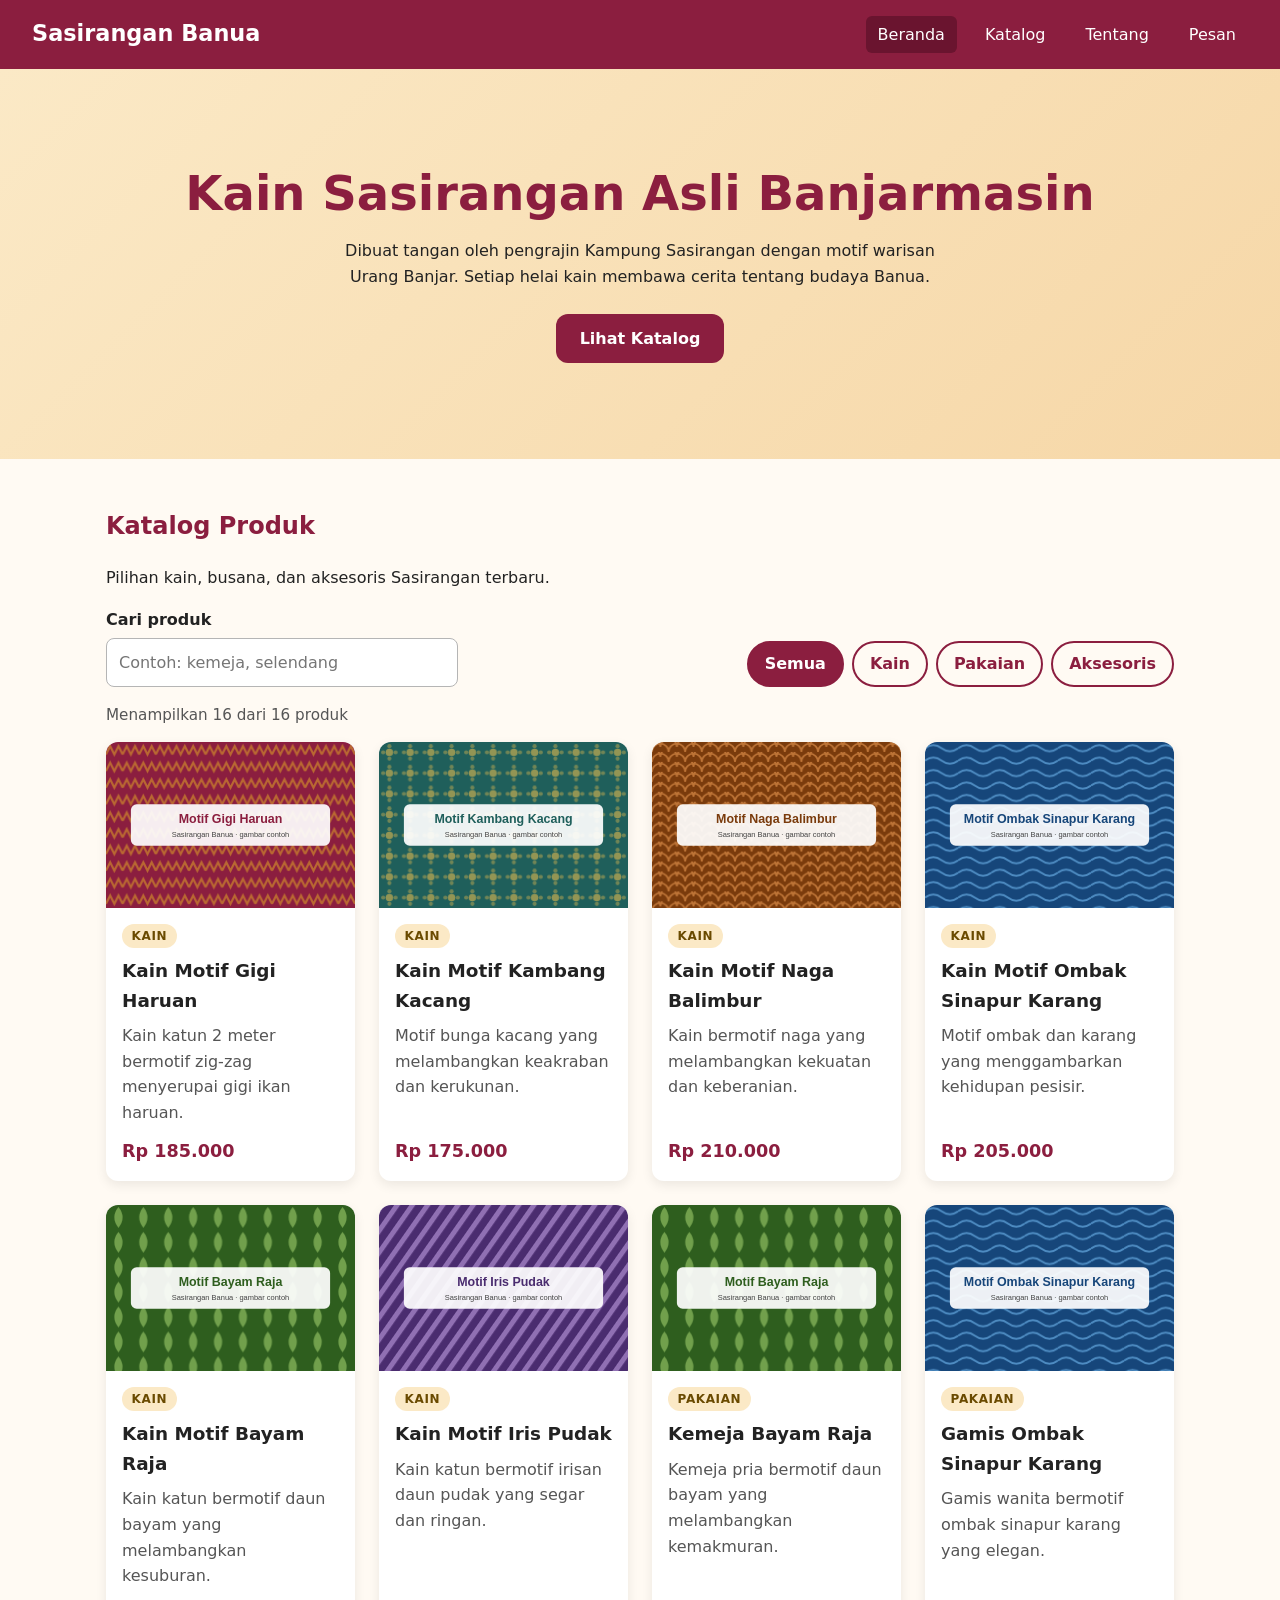
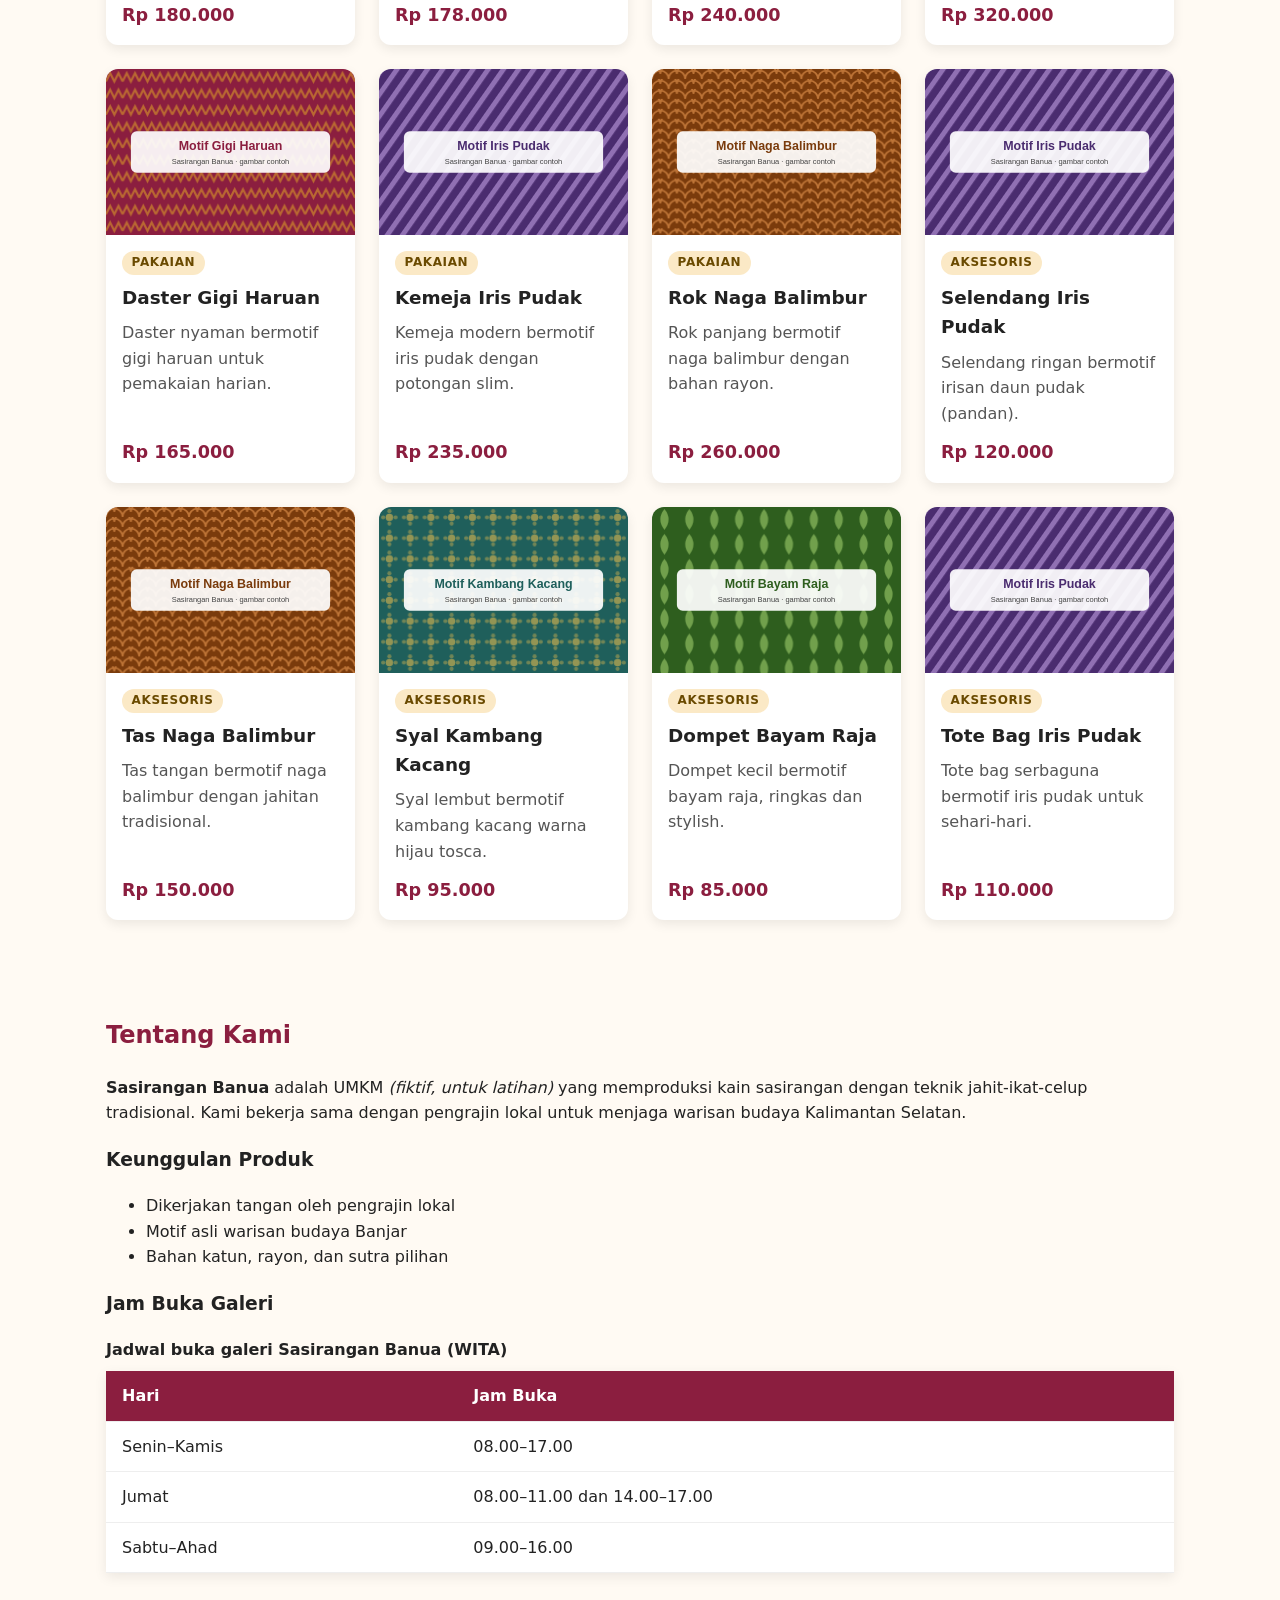
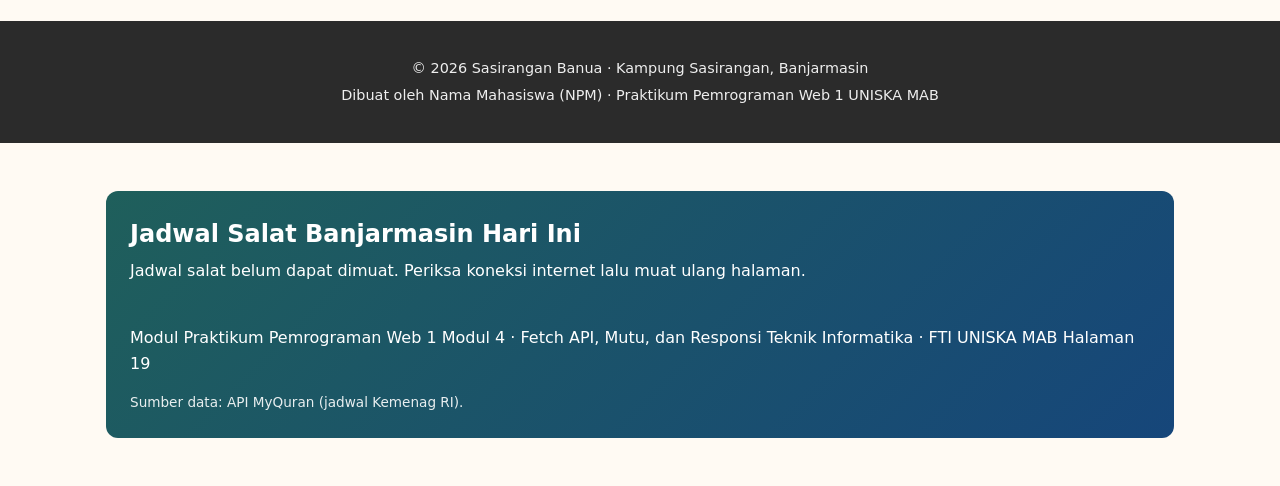
<file: index.html>
<!doctype html>
<html lang="id">

<head>
  <meta charset="UTF-8" />
  <meta name="viewport" content="width=device-width, initial-scale=1.0" />
  <meta name="description" content="Katalog kain dan busana Sasirangan khas Banjarmasin karya
pengrajin lokal." />
  <title>Sasirangan Banua | Kain Khas Banjar</title>
  <link rel="stylesheet" href="css/style.css">
  <script src="js/katalog.js" defer></script>
  <script src="js/jadwal-salat.js" defer></script>
  <link rel="shortcut icon" href="img/favicon.svg" type="image/x-icon">
</head>

<body>
  <!-- ========== HEADER & NAVIGASI ========== -->
  <header class="header-situs">
    <p class="logo"><a href="index.html">Sasirangan Banua</a></p>
    <nav aria-label="Navigasi utama">
      <ul class="menu">
        <li><a href="index.html" aria-current="page">Beranda</a></li>
        <li><a href="#katalog">Katalog</a></li>
        <li><a href="#tentang">Tentang</a></li>
        <li><a href="kontak.html">Pesan</a></li>
      </ul>
    </nav>
  </header>
  <main>
    <!-- ========== HERO ========== -->
    <section class="hero" id="beranda">
      <h1>Kain Sasirangan Asli Banjarmasin</h1>
      <p>
        Dibuat tangan oleh pengrajin Kampung Sasirangan dengan motif warisan
        Urang Banjar. Setiap helai kain membawa cerita tentang budaya Banua.
      </p>
      <a class="tombol" href="#katalog">Lihat Katalog</a>
    </section>

    <!-- ========== KATALOG ========== -->
    <section class="bagian" id="katalog">
      <h2>Katalog Produk</h2>
      <p>Pilihan kain, busana, dan aksesoris Sasirangan terbaru.</p>
      <div class="kontrol-katalog">
        <div class="kolom">
          <label for="cari">Cari produk</label>
          <input type="search" id="cari" placeholder="Contoh: kemeja, selendang">
        </div>
        <div class="filter" role="group" aria-label="Filter kategori">
          <button type="button" class="tombol-filter aktif" data-kategori="semua" aria-pressed="true">Semua</button>
          <button type="button" class="tombol-filter" data-kategori="kain" aria-pressed="false">Kain</button>
          <button type="button" class="tombol-filter" data-kategori="pakaian" aria-pressed="false">Pakaian</button>
          <button type="button" class="tombol-filter" data-kategori="aksesoris" aria-pressed="false">Aksesoris</button>
        </div>
      </div>
      <p id="info-jumlah" class="info-jumlah" aria-live="polite"></p>
      <div id="daftar-katalog" class="katalog-grid"></div>
      <noscript>
        <p>Aktifkan JavaScript untuk melihat katalog produk.</p>
      </noscript>
    </section>

    <!-- ========== TENTANG ========== -->
    <section class="bagian" id="tentang">
      <h2>Tentang Kami</h2>
      <p>
        <strong>Sasirangan Banua</strong> adalah UMKM
        <em>(fiktif, untuk latihan)</em> yang memproduksi kain sasirangan
        dengan teknik jahit-ikat-celup tradisional. Kami bekerja sama dengan
        pengrajin lokal untuk menjaga warisan budaya Kalimantan Selatan.
      </p>
      <h3>Keunggulan Produk</h3>
      <ul>
        <li>Dikerjakan tangan oleh pengrajin lokal</li>
        <li>Motif asli warisan budaya Banjar</li>
        <li>Bahan katun, rayon, dan sutra pilihan</li>
      </ul>
      <h3>Jam Buka Galeri</h3>
      <table>
        <caption>
          Jadwal buka galeri Sasirangan Banua (WITA)
        </caption>
        <thead>
          <tr>
            <th scope="col">Hari</th>
            <th scope="col">Jam Buka</th>
          </tr>
        </thead>
        <tbody>
          <tr>
            <td>Senin–Kamis</td>
            <td>08.00–17.00</td>
          </tr>
          <tr>
            <td>Jumat</td>
            <td>08.00–11.00 dan 14.00–17.00</td>
          </tr>
          <tr>
            <td>Sabtu–Ahad</td>
            <td>09.00–16.00</td>
          </tr>
        </tbody>
      </table>
    </section>

    <!-- ========== FOOTER ========== -->
    <footer class="footer-situs">
      <p>&copy; 2026 Sasirangan Banua &middot; Kampung Sasirangan, Banjarmasin</p>
      <p>Dibuat oleh Nama Mahasiswa (NPM) &middot; Praktikum Pemrograman Web 1 UNISKA MAB</p>
    </footer>
</body>

</html>
<!-- ========== JADWAL SALAT (data dari API) ========== -->
<section class="bagian" id="jadwal">
  <div class="jadwal-salat" id="jadwal-salat">
    <h2>Jadwal Salat Banjarmasin Hari Ini</h2>
    <p class="status" aria-live="polite">Memuat jadwal salat...</p>
    <ul class="daftar-waktu" hidden></ul>
    <br>
    Modul Praktikum Pemrograman Web 1 Modul 4 · Fetch API, Mutu, dan Responsi
    Teknik Informatika · FTI UNISKA MAB Halaman 19
    <p class="sumber">Sumber data: API MyQuran (jadwal Kemenag RI).</p>
  </div>
</section>
</main>
</body>

</html>
</file>
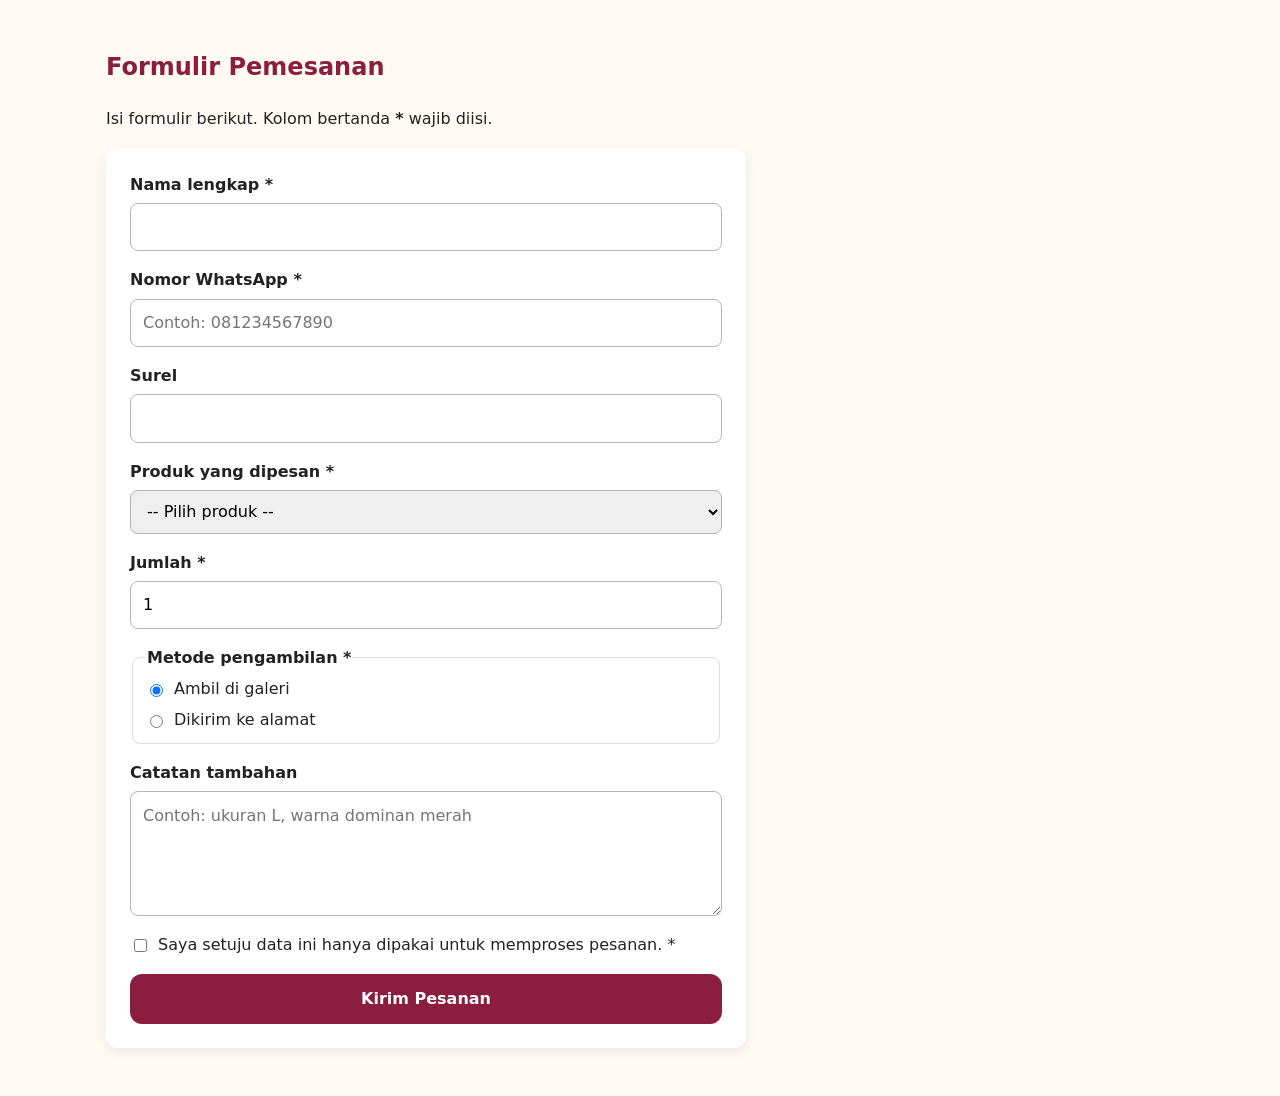
<file: kontak.html>
<!doctype html>
<html lang="en">
  <head>
    <meta charset="UTF-8" />
    <meta name="viewport" content="width=device-width, initial-scale=1.0" />
    <title>Kontak</title>
    <link rel="stylesheet" href="css/style.css" />
    <script src="js/form.js" defer></script>
  </head>
  <body>
    <main>
      <section class="bagian" id="pesan">
        <h1>Formulir Pemesanan</h1>
        <p>
          Isi formulir berikut. Kolom bertanda <strong>*</strong> wajib diisi.
        </p>
        <form
          id="form-pesan"
          class="form-pesan"
          action="#"
          method="get"
          novalidate
        >
          <div class="kolom">
            <label for="nama">Nama lengkap *</label>
            <input
              type="text"
              id="nama"
              name="nama"
              required
              minlength="3"
              autocomplete="name"
              aria-describedby="error-nama"
            />
            <p class="pesan-error" id="error-nama"></p>
          </div>
          <div class="kolom">
            <label for="wa">Nomor WhatsApp *</label>
            <input
              type="tel"
              id="wa"
              name="wa"
              required
              pattern="08[0-9]{8,11}"
              placeholder="Contoh: 081234567890"
              autocomplete="tel"
              aria-describedby="error-wa"
            />
            <p class="pesan-error" id="error-wa"></p>
          </div>
          <div class="kolom">
            <label for="email">Surel</label>
            <input
              type="email"
              id="email"
              name="email"
              autocomplete="email"
              aria-describedby="error-email"
            />
            <p class="pesan-error" id="error-email"></p>
          </div>
          <div class="kolom">
            <label for="produk">Produk yang dipesan *</label>
            <select
              id="produk"
              name="produk"
              required
              aria-describedby="error-produk"
            >
              <option value="">-- Pilih produk --</option>
              <option>Kain Motif Gigi Haruan</option>
              <option>Kain Motif Kambang Kacang</option>
              <option>Selendang Iris Pudak</option>
              <option>Kemeja Bayam Raja</option>
              <option>Tas Naga Balimbur</option>
              <option>Gamis Ombak Sinapur Karang</option>
            </select>
            <p class="pesan-error" id="error-produk"></p>
          </div>
          <div class="kolom">
            <label for="jumlah">Jumlah *</label>
            <input
              type="number"
              id="jumlah"
              name="jumlah"
              min="1"
              max="50"
              value="1"
              required
              aria-describedby="error-jumlah"
            />
            <p class="pesan-error" id="error-jumlah"></p>
          </div>
          <fieldset>
            <legend>Metode pengambilan *</legend>
            <label
              ><input
                type="radio"
                name="pengambilan"
                value="Ambil di galeri"
                checked
              />
              Ambil di galeri</label
            >
            <label
              ><input
                type="radio"
                name="pengambilan"
                value="Dikirim ke alamat"
              />
              Dikirim ke alamat</label
            >
          </fieldset>
          <div class="kolom">
            <label for="catatan">Catatan tambahan</label>
            <textarea
              id="catatan"
              name="catatan"
              rows="4"
              maxlength="300"
              placeholder="Contoh: ukuran L, warna dominan merah"
            ></textarea>
          </div>
          <div class="kolom">
            <label class="cek">
              <input
                type="checkbox"
                id="setuju"
                name="setuju"
                required
                aria-describedby="error-setuju"
              />
              Saya setuju data ini hanya dipakai untuk memproses pesanan. *
            </label>
            <p class="pesan-error" id="error-setuju"></p>
          </div>
          <button type="submit" class="tombol">Kirim Pesanan</button>
        </form>
        <!-- Muncul setelah formulir valid -->
        <div id="hasil-pesan" class="hasil-pesan" hidden>
          <h2>Ringkasan Pesanan</h2>
          <pre id="ringkasan"></pre>
          <a
            id="tautan-wa"
            class="tombol"
            href="#"
            target="_blank"
            rel="noopener"
            >Lanjutkan ke WhatsApp</a
          >
        </div>
      </section>
    </main>
  </body>
</html>
</file>
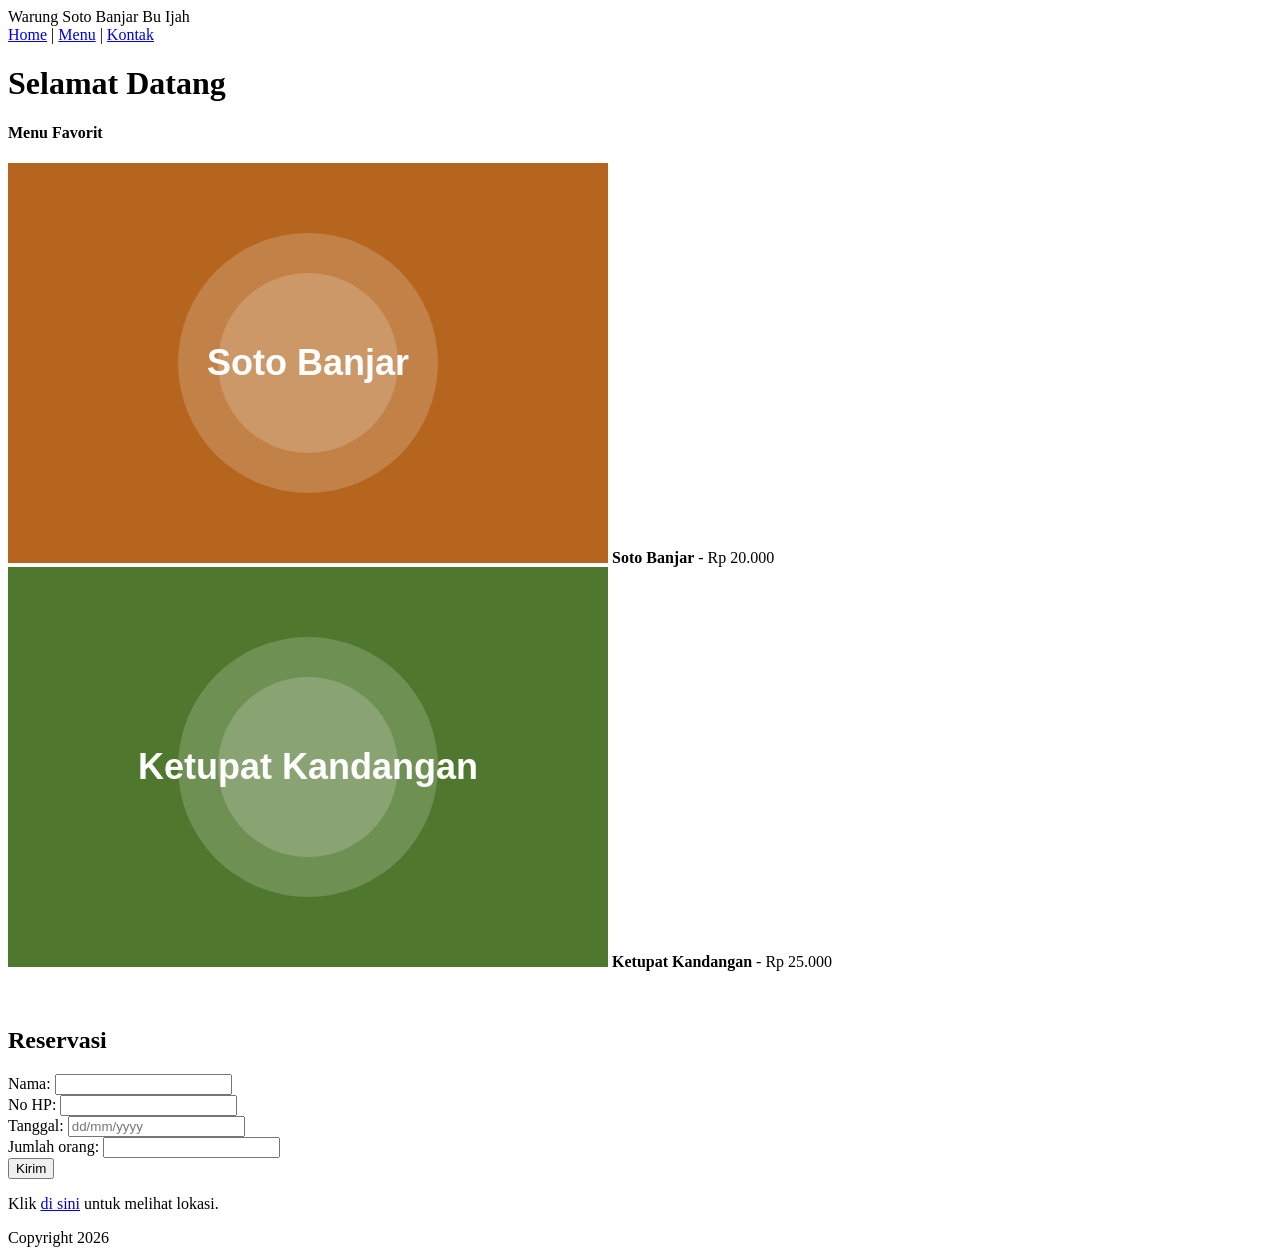
<file: bahan-mahasiswa/bedah-kode-ai/modul-1-warung-soto.html>
<html>
<head>
<title>Warung Soto</title>
</head>
<body>
<div class="header">
  <div class="judul">Warung Soto Banjar Bu Ijah</div>
  <div class="menu">
    <a href="#">Home</a> | <a href="#">Menu</a> | <a href="#">Kontak</a>
  </div>
</div>
<div class="konten">
  <h1>Selamat Datang</h1>
  <h4>Menu Favorit</h4>
  <img src="img/soto-banjar.svg">
  <b>Soto Banjar</b> - Rp 20.000<br>
  <img src="img/ketupat-kandangan.svg">
  <b>Ketupat Kandangan</b> - Rp 25.000<br>
  <br><br>
  <h2>Reservasi</h2>
  <form>
    Nama: <input type="text"><br>
    No HP: <input type="text"><br>
    Tanggal: <input type="text" placeholder="dd/mm/yyyy"><br>
    Jumlah orang: <input type="text"><br>
    <input type="submit" value="Kirim">
  </form>
  <p>Klik <a href="https://maps.google.com">di sini</a> untuk melihat lokasi.</p>
</div>
<div class="footer">Copyright 2026</div>
</body>
</html>
</file>
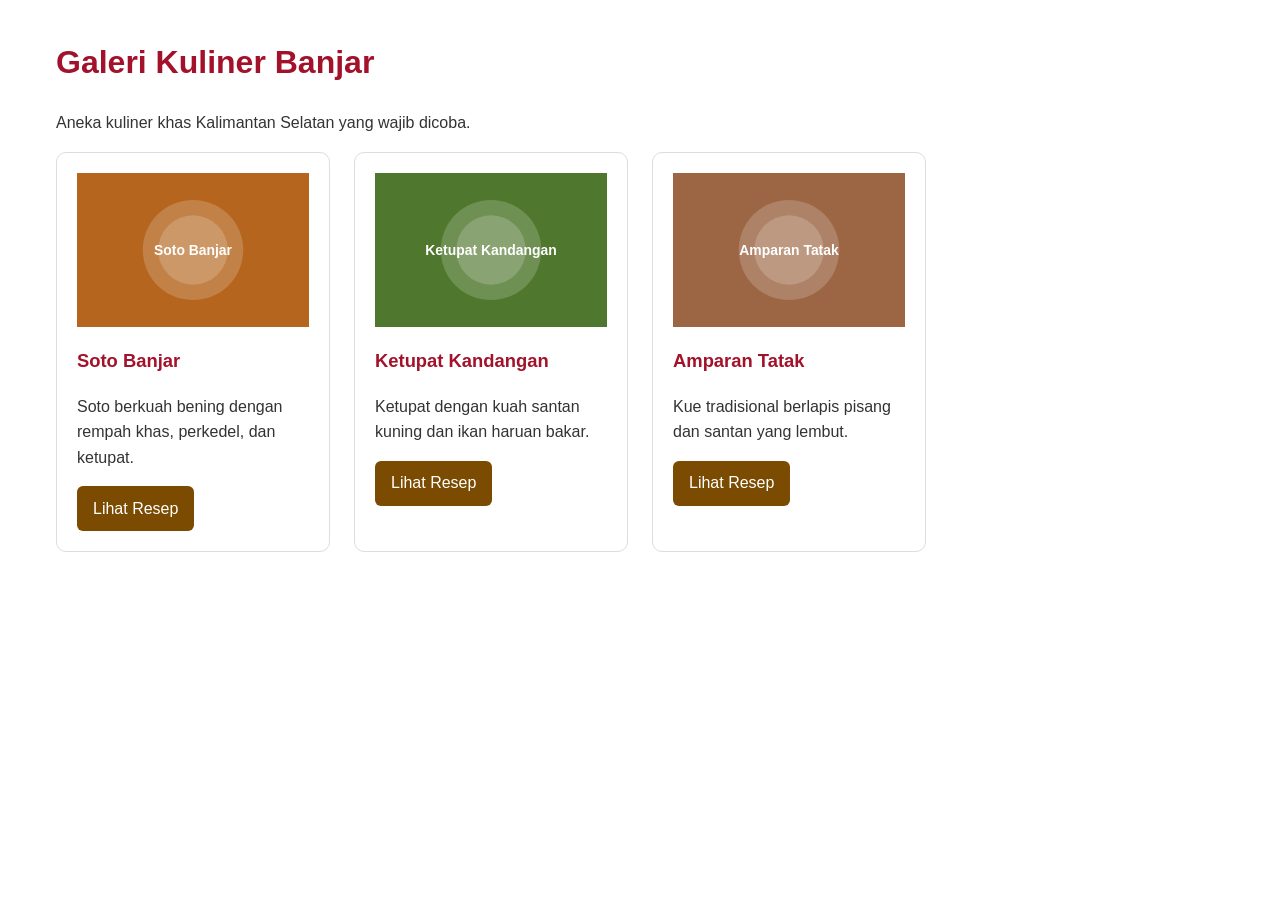
<file: bahan-mahasiswa/bedah-kode-ai/modul-2-galeri.html>
<!doctype html>
<html lang="id">
  <head>
    <meta charset="UTF-8" />
    <meta name="viewport" content="width=device-width, initial-scale=1.0" />
    <title>Galeri Kuliner Banjar</title>
    <link rel="stylesheet" href="modul-2-galeri.css" />
  </head>
  <body>
    <main class="container">
      <h1 id="judul-utama">Galeri Kuliner Banjar</h1>
      <p>Aneka kuliner khas Kalimantan Selatan yang wajib dicoba.</p>

      <div class="galeri">
        <article class="kartu">
          <img src="img/soto-banjar.svg" alt="Semangkuk soto banjar" />
          <h3>Soto Banjar</h3>
          <p>Soto berkuah bening dengan rempah khas, perkedel, dan ketupat.</p>
          <a href="#" class="tombol">Lihat Resep</a>
        </article>

        <article class="kartu">
          <img
            src="img/ketupat-kandangan.svg"
            alt="Ketupat kandangan dengan kuah santan"
          />
          <h3>Ketupat Kandangan</h3>
          <p>Ketupat dengan kuah santan kuning dan ikan haruan bakar.</p>
          <a href="#" class="tombol">Lihat Resep</a>
        </article>

        <article class="kartu">
          <img src="img/amparan-tatak.svg" alt="Potongan kue amparan tatak" />
          <h3>Amparan Tatak</h3>
          <p>Kue tradisional berlapis pisang dan santan yang lembut.</p>
          <a href="#" class="tombol">Lihat Resep</a>
        </article>
      </div>
    </main>
  </body>
</html>
</file>
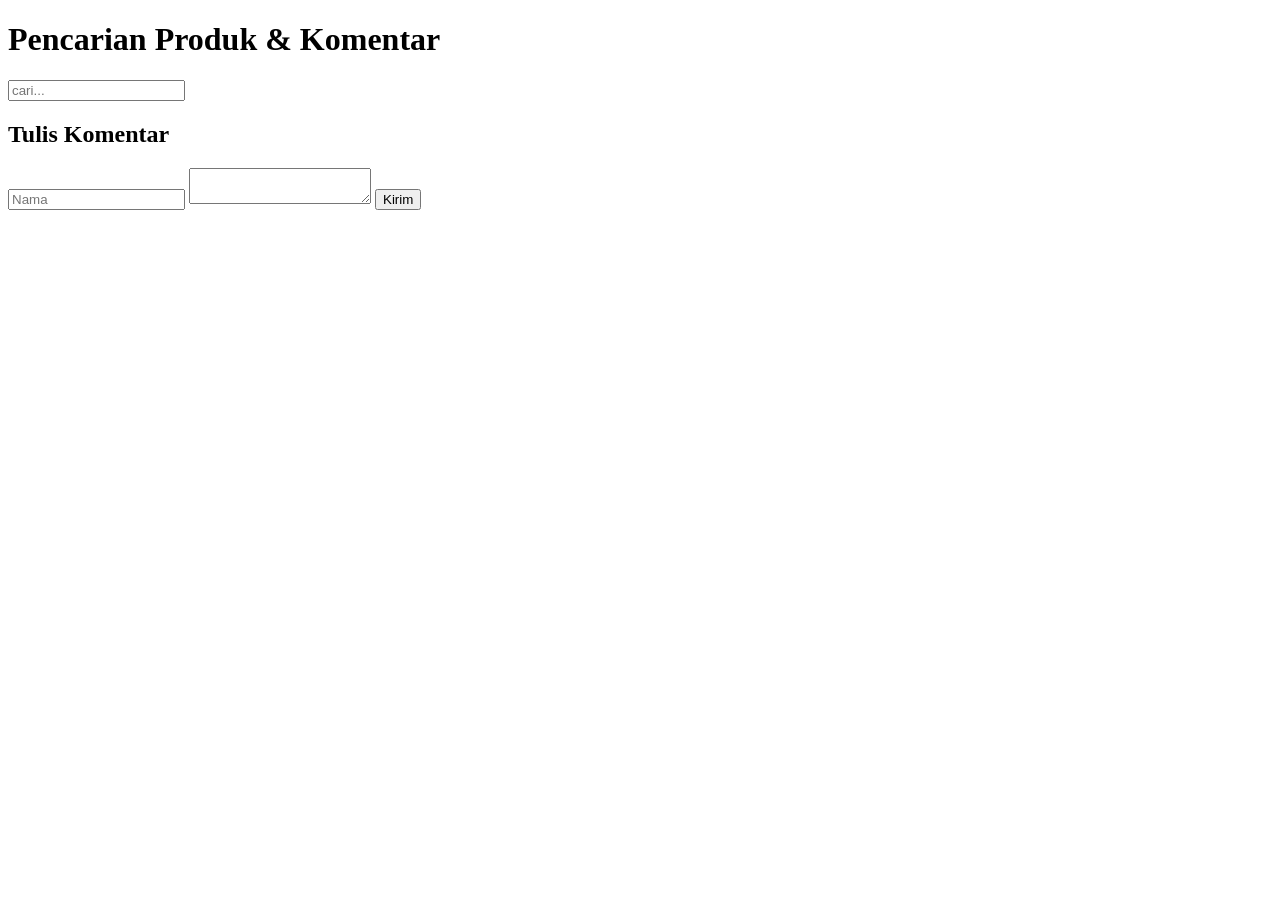
<file: bahan-mahasiswa/bedah-kode-ai/modul-3-komentar.html>
<!DOCTYPE html>
<html lang="id">
<head>
  <meta charset="UTF-8">
  <meta name="viewport" content="width=device-width, initial-scale=1.0">
  <title>Bedah Kode AI - Modul 3</title>
</head>
<body>
  <h1>Pencarian Produk &amp; Komentar</h1>

  <input id="cari" placeholder="cari...">
  <div id="hasil"></div>

  <h2>Tulis Komentar</h2>
  <input id="nama" placeholder="Nama">
  <textarea id="komentar"></textarea>
  <button onclick="kirim()">Kirim</button>
  <div id="daftar-komentar"></div>

  <script>
    var produk = ["Kain Gigi Haruan", "Selendang Iris Pudak", "Kemeja Bayam Raja"];

    document.getElementById("cari").onkeyup = function () {
      var kata = document.getElementById("cari").value;
      var hasil = "";
      for (var i = 0; i <= produk.length; i++) {
        if (produk[i].indexOf(kata) != -1) {
          hasil += "<p>" + produk[i] + "</p>";
        }
      }
      document.getElementById("hasil").innerHTML = hasil;
    };

    function kirim() {
      var nama = document.getElementById("nama").value;
      var komentar = document.getElementById("komentar").value;
      if (nama == "" || komentar == "") {
        alert("isi dulu!");
      }
      document.getElementById("daftar-komentar").innerHTML +=
        "<p><b>" + nama + "</b>: " + komentar + "</p>";
    }
  </script>
</body>
</html>
</file>
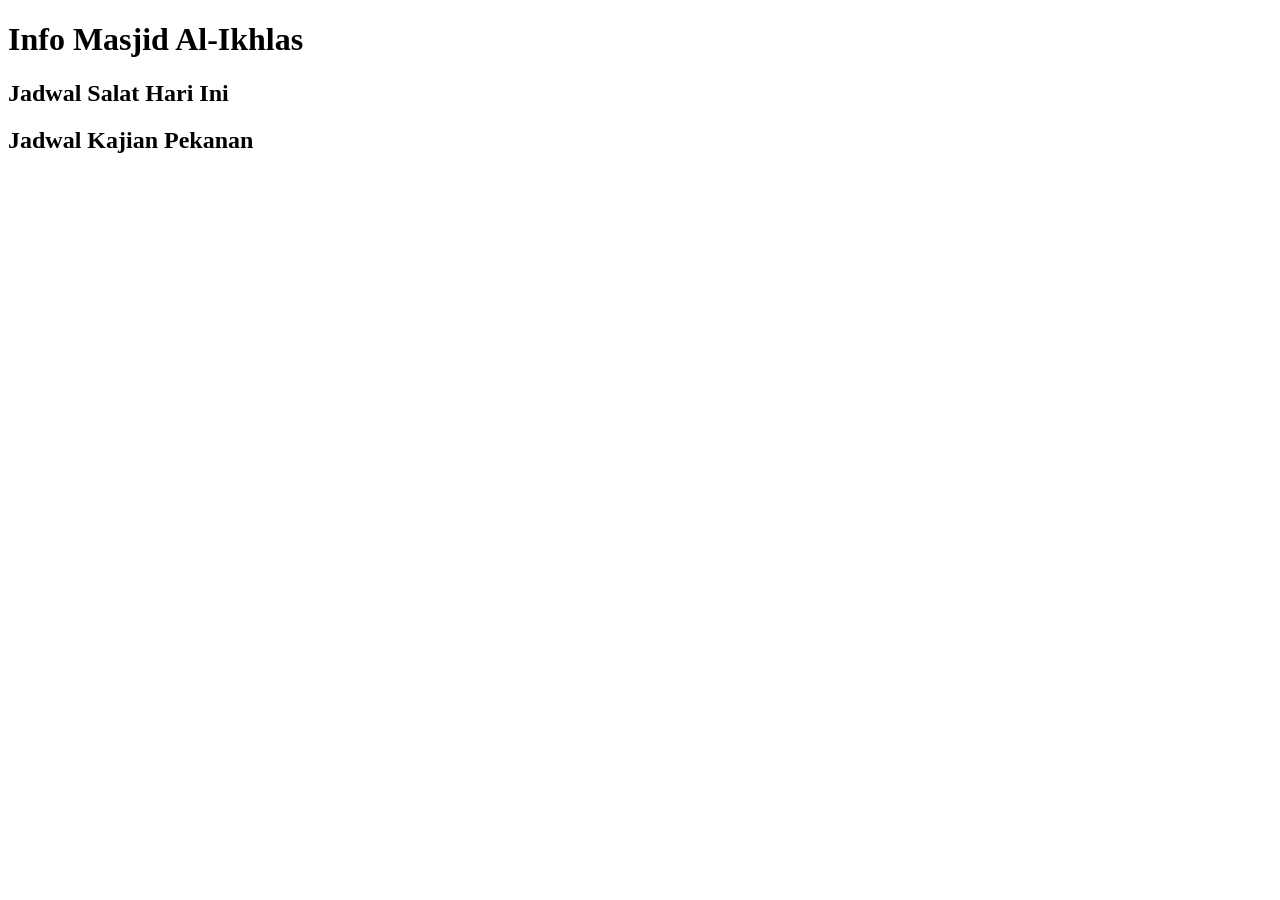
<file: bahan-mahasiswa/bedah-kode-ai/modul-4-masjid.html>
<!DOCTYPE html>
<html lang="id">
<head>
  <meta charset="UTF-8">
  <meta name="viewport" content="width=device-width, initial-scale=1.0">
  <title>Bedah Kode AI - Modul 4</title>
  <script src="modul-4-masjid.js" defer></script>
</head>
<body>
  <h1>Info Masjid Al-Ikhlas</h1>

  <h2>Jadwal Salat Hari Ini</h2>
  <div id="jadwal"></div>

  <h2>Jadwal Kajian Pekanan</h2>
  <ul id="daftar-kajian"></ul>
</body>
</html>
</file>
<file: css/style.css>
/* =========================================================
Sasirangan Banua — style.css
Pendekatan: mobile-first (gaya dasar untuk HP, lalu
disesuaikan untuk layar lebar dengan media query)
========================================================= */
/* ---------- 1. Variabel (custom properties) ---------- */
:root {
  --warna-utama: #8b1e3f;
  /* merah marun sasirangan */
  --warna-utama-gelap: #6a142f;
  --warna-aksen: #e0a526;
  /* kuning kunyit */
  --warna-krem: #fbe9c6;
  --warna-teks: #222222;
  --warna-teks-lembut: #555555;
  --warna-latar: #fffaf3;
  --warna-kartu: #ffffff;
  --radius: 12px;
  --bayangan: 0 4px 12px rgba(0, 0, 0, 0.08);
  --lebar-maks: 1100px;
}

/* ---------- 2. Reset ringan & dasar ---------- */
*,
*::before,
*::after {
  box-sizing: border-box;
}

html {
  scroll-behavior: smooth;
  scroll-padding-top: 7rem;
  /* agar judul tidak tertutup header sticky */
}

body {
  margin: 0;
  font-family:
    "Segoe UI",
    system-ui,
    -apple-system,
    Roboto,
    Arial,
    sans-serif;
  font-size: 1rem;
  line-height: 1.6;
  color: var(--warna-teks);
  background-color: var(--warna-latar);
}

img {
  display: block;
  max-width: 100%;
  height: auto;
}

a {
  color: var(--warna-utama);
}

/* Penanda fokus untuk pengguna keyboard — JANGAN dihapus */
a:focus-visible,
button:focus-visible,
input:focus-visible,
select:focus-visible,
textarea:focus-visible {
  outline: 3px solid var(--warna-utama-gelap);
  outline-offset: 2px;
}

/* ---------- 3. Header & navigasi (Flexbox) ---------- */
.header-situs {
  position: sticky;
  top: 0;
  z-index: 10;
  display: flex;
  flex-direction: column;
  /* HP: logo di atas menu */
  align-items: center;
  gap: 0.5rem;
  padding: 1rem;
  background-color: var(--warna-utama);
  color: #ffffff;
}

.logo {
  margin: 0;
  font-size: 1.4rem;
  font-weight: 700;
}

.logo a {
  color: inherit;
  text-decoration: none;
}

.menu {
  display: flex;
  flex-wrap: wrap;
  justify-content: center;
  gap: 0.25rem 1rem;
  margin: 0;
  padding: 0;
  list-style: none;
}

.menu a {
  display: block;
  padding: 0.35rem 0.75rem;
  border-radius: 6px;
  color: #ffffff;
  text-decoration: none;
}

.menu a:hover,
.menu a[aria-current="page"] {
  background-color: var(--warna-utama-gelap);
}

.header-situs a:focus-visible {
  outline-color: #ffffff;
  /* fokus putih agar terlihat di latar header yang gelap */
}

/* ---------- 4. Hero ---------- */
.hero {
  padding: 4rem 1rem;
  text-align: center;
  background: linear-gradient(135deg, var(--warna-krem), #f6d7a7);
}

.hero h1 {
  margin: 0 0 1rem;
  font-size: clamp(1.8rem, 5vw, 3rem);
  line-height: 1.2;
  color: var(--warna-utama);
}

.hero p {
  max-width: 40rem;
  margin: 0 auto 1.5rem;
}

/* ---------- 5. Tombol ---------- */
.tombol {
  display: inline-block;
  padding: 0.75rem 1.5rem;
  border: none;
  border-radius: var(--radius);
  background-color: var(--warna-utama);
  color: #ffffff;
  font: inherit;
  font-weight: 600;
  text-decoration: none;
  cursor: pointer;
  transition:
    background-color 0.2s ease,
    transform 0.2s ease;
}

.tombol:hover {
  background-color: var(--warna-utama-gelap);
  transform: translateY(-2px);
}

/* ---------- 6. Bagian (section) umum ---------- */
.bagian {
  max-width: var(--lebar-maks);
  margin-inline: auto;
  padding: 3rem 1rem;
}

.bagian h1,
.bagian h2 {
  margin-top: 0;
  color: var(--warna-utama);
}

/* ---------- 7. Katalog (CSS Grid) ---------- */
.katalog-grid {
  display: grid;
  grid-template-columns: repeat(auto-fill, minmax(240px, 1fr));
  gap: 1.5rem;
}

.kartu {
  display: flex;
  flex-direction: column;
  overflow: hidden;
  border-radius: var(--radius);
  background-color: var(--warna-kartu);
  box-shadow: var(--bayangan);
  transition: transform 0.2s ease;
}

.kartu:hover {
  transform: translateY(-4px);
}

.kartu img {
  width: 100%;
  aspect-ratio: 3 / 2;
  object-fit: cover;
}

.kartu-isi {
  display: flex;
  flex-direction: column;
  flex-grow: 1;
  /* isi kartu mengisi sisa tinggi */
  padding: 1rem;
}

.kartu h3 {
  margin: 0 0 0.5rem;
  font-size: 1.15rem;
}

.kartu p {
  margin: 0 0 0.75rem;
  color: var(--warna-teks-lembut);
}

.kartu .harga {
  margin-top: auto;
  /* harga selalu di bagian bawah kartu */
  margin-bottom: 0;
  font-size: 1.1rem;
  font-weight: 700;
  color: var(--warna-utama);
}

/* ---------- 8. Tabel ---------- */
table {
  width: 100%;
  border-collapse: collapse;
  background-color: var(--warna-kartu);
  box-shadow: var(--bayangan);
}

caption {
  margin-bottom: 0.5rem;
  font-weight: 600;
  text-align: left;
}

th,
td {
  padding: 0.75rem 1rem;
  border-bottom: 1px solid #eeeeee;
  text-align: left;
}

thead th {
  background-color: var(--warna-utama);
  color: #ffffff;
}

/* ---------- 9. Formulir ---------- */
.form-pesan {
  display: grid;
  gap: 1rem;
  max-width: 40rem;
  padding: 1.5rem;
  border-radius: var(--radius);
  background-color: var(--warna-kartu);
  box-shadow: var(--bayangan);
}

.kolom {
  display: flex;
  flex-direction: column;
  gap: 0.35rem;
}

label,
legend {
  font-weight: 600;
}

input,
select,
textarea {
  width: 100%;
  padding: 0.65rem 0.75rem;
  border: 1px solid #b5b5b5;
  border-radius: 8px;
  font: inherit;
}

fieldset {
  display: flex;
  flex-direction: column;
  gap: 0.35rem;
  border: 1px solid #dddddd;
  border-radius: 8px;
}

fieldset label,
.cek {
  display: flex;
  align-items: center;
  gap: 0.5rem;
  font-weight: 400;
}

input[type="radio"],
input[type="checkbox"] {
  width: auto;
}

/* ---------- 10. Footer ---------- */
.footer-situs {
  padding: 2rem 1rem;
  background-color: #2b2b2b;
  color: #eeeeee;
  font-size: 0.9rem;
  text-align: center;
}

.footer-situs p {
  margin: 0.25rem 0;
}

/* ---------- 11. Responsif: tablet & desktop ---------- */
@media (min-width: 768px) {
  .header-situs {
    flex-direction: row;
    /* logo kiri, menu kanan */
    justify-content: space-between;
    padding-inline: 2rem;
  }

  .hero {
    padding: 6rem 2rem;
  }
}

/* Hormati pengguna yang tidak ingin banyak animasi */
@media (prefers-reduced-motion: reduce) {
  html {
    scroll-behavior: auto;
  }

  * {
    transition: none !important;
  }
}

/* ---------- 12. Komponen interaktif (Modul 3) ---------- */
.kontrol-katalog {
  display: flex;
  flex-direction: column;
  gap: 1rem;
  margin-bottom: 1rem;
}

.filter {
  display: flex;
  flex-wrap: wrap;
  gap: 0.5rem;
}

.tombol-filter {
  padding: 0.5rem 1rem;
  border: 2px solid var(--warna-utama);
  border-radius: 999px;
  background-color: transparent;
  color: var(--warna-utama);
  font: inherit;
  font-weight: 600;
  cursor: pointer;
}

.tombol-filter:hover,
.tombol-filter.aktif {
  background-color: var(--warna-utama);
  color: #ffffff;
}

.info-jumlah {
  color: var(--warna-teks-lembut);
  font-size: 0.95rem;
}

.label-kategori {
  align-self: flex-start;
  margin-bottom: 0.5rem;
  padding: 0.15rem 0.6rem;
  border-radius: 999px;
  background-color: var(--warna-krem);
  color: #6a4a00;
  font-size: 0.75rem;
  font-weight: 700;
  letter-spacing: 0.05em;
  text-transform: uppercase;
}

.pesan-error {
  margin: 0;
  color: #b00020;
  font-size: 0.9rem;
}

.pesan-error:empty {
  display: none;
  /* sembunyikan jika belum ada pesan */
}

[aria-invalid="true"] {
  border-color: #b00020;
  background-color: #fff5f6;
}

.hasil-pesan {
  max-width: 40rem;
  margin-top: 2rem;
  padding: 1.5rem;
  border-left: 6px solid var(--warna-aksen);
  border-radius: var(--radius);
  background-color: var(--warna-kartu);
  box-shadow: var(--bayangan);
}

.hasil-pesan h2 {
  margin-top: 0;
}

.hasil-pesan pre {
  white-space: pre-wrap;
  font-family: inherit;
}

@media (min-width: 768px) {
  .kontrol-katalog {
    flex-direction: row;
    align-items: flex-end;
    justify-content: space-between;
  }
}

.kontrol-katalog .kolom {
  flex: 1;
  max-width: 22rem;
}

/* ---------- 13. Widget jadwal salat (Modul 4) ---------- */
.jadwal-salat {
  padding: 1.5rem;
  border-radius: var(--radius);
  background: linear-gradient(135deg, #1f5f5b, #16467a);
  color: #ffffff;
}

.jadwal-salat h2 {
  margin: 0 0 0.25rem;
  color: #ffffff;
}

.jadwal-salat .status {
  margin: 0 0 1rem;
}

.daftar-waktu {
  display: grid;
  grid-template-columns: repeat(auto-fit, minmax(110px, 1fr));
  gap: 0.75rem;
  margin: 0;
  padding: 0;
  list-style: none;
}

.daftar-waktu li {
  display: flex;
  flex-direction: column;
  align-items: center;
  padding: 0.75rem;
  border-radius: 10px;
  background-color: rgba(255, 255, 255, 0.15);
}

.daftar-waktu strong {
  font-size: 1.4rem;
}

.jadwal-salat .sumber {
  margin: 1rem 0 0;
  font-size: 0.85rem;
  opacity: 0.9;
}
</file>
<file: bahan-mahasiswa/bedah-kode-ai/modul-2-galeri.css>
/* Versi perbaikan - Bedah Kode AI Modul 2 */
:root {
  --warna-judul: #a3122b;
  /* merah gelap, kontras sekitar 7,8:1 dengan putih */
  --warna-teks: #333333;
  /* kontras sekitar 12,6:1 */
  --warna-tombol: #7a4b00;
  /* cokelat gelap, teks putih kontras sekitar 7,4:1 */
  --warna-fokus: #1d4ed8;
  /* biru tua, kontras sekitar 6,7:1 dengan putih */
}

*,
*::before,
*::after {
  box-sizing: border-box;
  /* lebar sudah termasuk padding dan border */
}

body {
  margin: 0;
  font-family: Arial, Helvetica, sans-serif;
  /* selalu beri cadangan */
  font-size: 1rem;
  /* 16px, mudah dibaca */
  line-height: 1.6;
  color: var(--warna-teks);
}

.container {
  width: 100%;
  max-width: 1200px;
  /* tidak lebih lebar dari 1200px, tetapi bisa menyusut */
  margin: 0 auto;
  padding: 1rem;
}

#judul-utama,
.kartu h3 {
  color: var(--warna-judul);
  /* tanpa !important */
}

.galeri {
  display: grid;
  grid-template-columns: repeat(auto-fill, minmax(260px, 1fr));
  gap: 1.5rem;
}

.kartu {
  padding: 1.25rem;
  border: 1px solid #dddddd;
  border-radius: 10px;
}

.kartu img {
  display: block;
  width: 100%;
  /* mengikuti lebar kartu */
  height: auto;
  aspect-ratio: 3 / 2;
  object-fit: cover;
  /* tidak gepeng */
}

.kartu h3 {
  font-size: 1.15rem;
}

.tombol {
  display: inline-block;
  padding: 0.6rem 1rem;
  border-radius: 6px;
  background-color: var(--warna-tombol);
  color: #ffffff;
  text-decoration: none;
}

/* Fokus keyboard tetap terlihat */
a:focus-visible {
  outline: 3px solid var(--warna-fokus);
  outline-offset: 2px;
}
</file>
